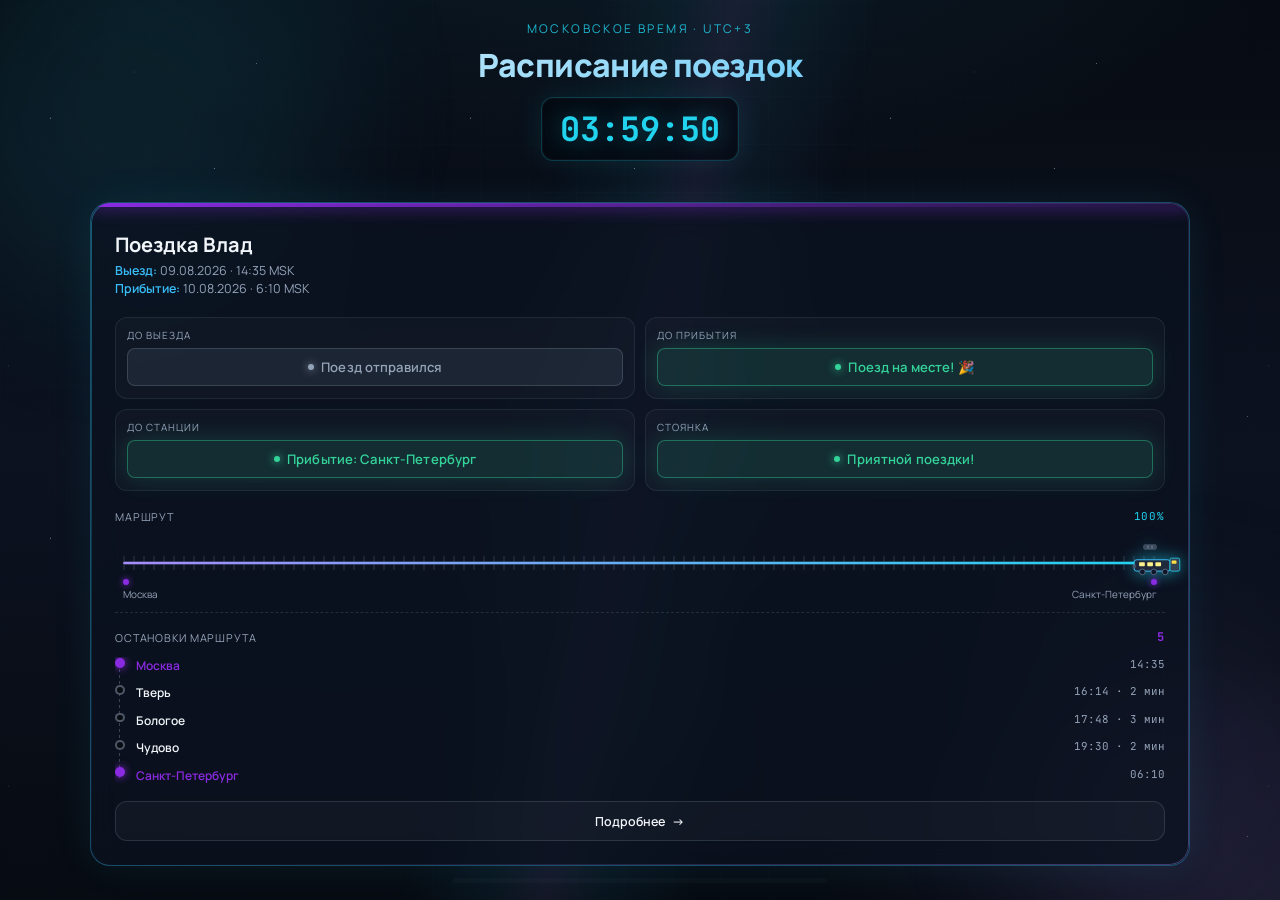
<file: index.html>
<!DOCTYPE html>
<html lang="ru">
<head>
  <meta charset="UTF-8">
  <meta name="viewport" content="width=device-width, initial-scale=1.0, viewport-fit=cover">
  <meta name="theme-color" content="#0a0e17">
  <title>Живые поезда · MSK</title>
  <link rel="preconnect" href="https://fonts.googleapis.com">
  <link rel="preconnect" href="https://fonts.gstatic.com" crossorigin>
  <link href="https://fonts.googleapis.com/css2?family=JetBrains+Mono:wght@400;600;700&family=Manrope:wght@400;600;700;800&display=swap" rel="stylesheet">
  <link rel="stylesheet" href="./style.css">
</head>
<body>
  <div class="ambient" aria-hidden="true">
    <div class="ambient__orb ambient__orb--1"></div>
    <div class="ambient__orb ambient__orb--2"></div>
    <div class="ambient__grid"></div>
  </div>

  <main class="dashboard">
    <header class="dashboard__header">
      <p class="dashboard__eyebrow">Московское время · UTC+3</p>
      <h1 class="dashboard__title">Расписание поездок</h1>
      <time class="dashboard__clock" id="msk-clock" datetime="">--:--:--</time>
    </header>

    <section class="cards" id="trip-cards" aria-live="polite"></section>
  </main>

  <script type="module" src="./app.js"></script>
</body>
</html>
</file>
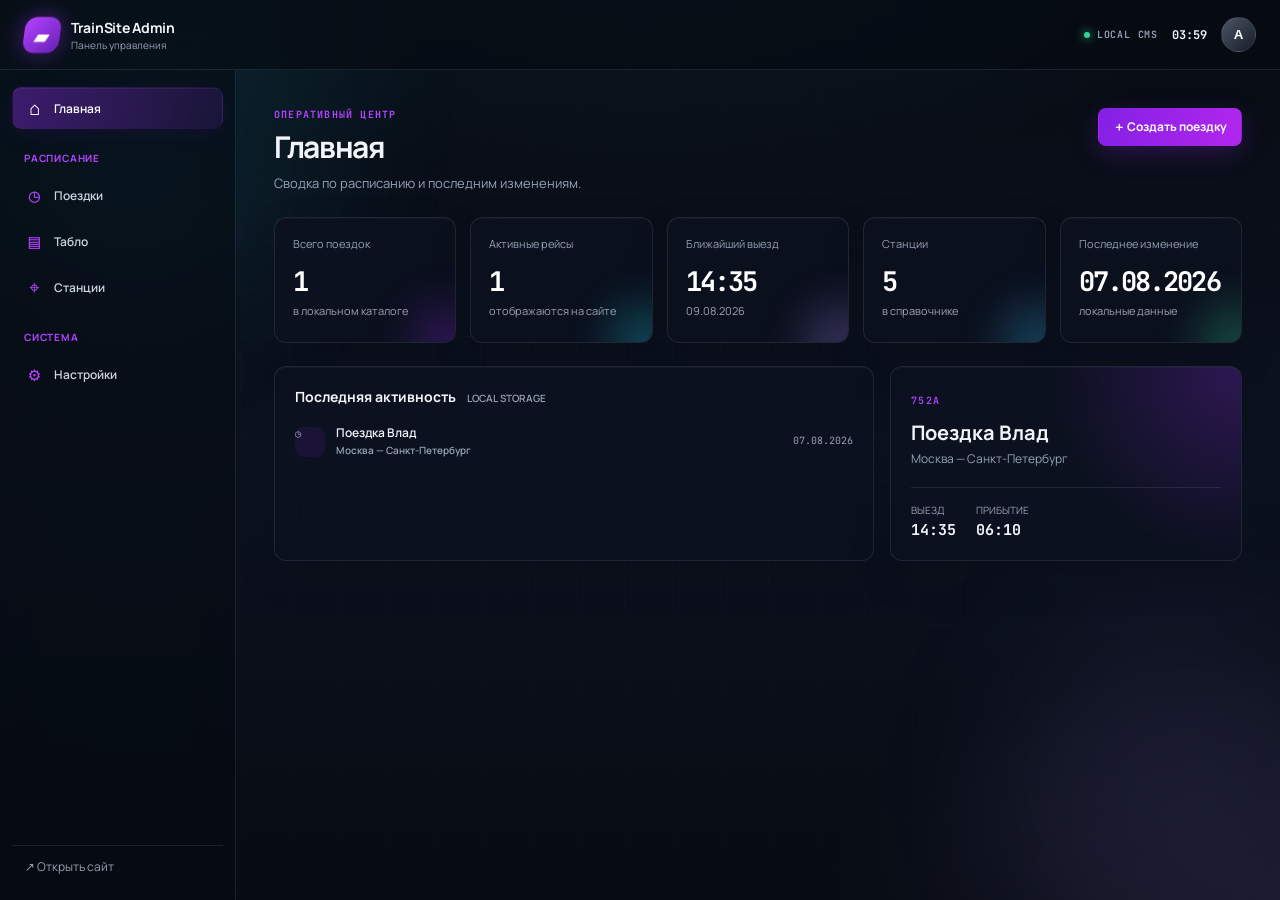
<file: admin/index.html>
<!DOCTYPE html>
<html lang="ru">
<head>
  <meta charset="UTF-8">
  <meta name="viewport" content="width=device-width, initial-scale=1.0, viewport-fit=cover">
  <meta name="theme-color" content="#070b12">
  <title>TrainSite Admin</title>
  <link rel="preconnect" href="https://fonts.googleapis.com">
  <link rel="preconnect" href="https://fonts.gstatic.com" crossorigin>
  <link href="https://fonts.googleapis.com/css2?family=JetBrains+Mono:wght@400;600;700&family=Manrope:wght@400;600;700;800&display=swap" rel="stylesheet">
  <link rel="stylesheet" href="../style.css">
  <link rel="stylesheet" href="./style.css">
</head>
<body class="admin-body">
  <div class="ambient" aria-hidden="true">
    <div class="ambient__orb ambient__orb--1"></div>
    <div class="ambient__orb ambient__orb--2"></div>
    <div class="ambient__grid"></div>
  </div>

  <div class="admin-shell">
    <header class="admin-header">
      <a class="brand" href="../index.html" aria-label="Открыть публичный TrainSite">
        <span class="brand__mark" aria-hidden="true">▰</span>
        <span><strong>TrainSite Admin</strong><small>Панель управления</small></span>
      </a>
      <div class="header-actions">
        <span class="live-indicator"><i></i> LOCAL CMS</span>
        <time class="header-clock" id="admin-clock">--:--</time>
        <button class="avatar" type="button" aria-label="Профиль администратора">А</button>
      </div>
    </header>

    <aside class="admin-sidebar" aria-label="Основная навигация">
      <nav class="admin-nav" id="admin-nav">
        <button class="nav-item is-active" type="button" data-view="dashboard"><span>⌂</span> Главная</button>
        <p class="nav-group">Расписание</p>
        <button class="nav-item" type="button" data-view="trips"><span>◷</span> Поездки</button>
        <button class="nav-item" type="button" data-view="timetable"><span>▤</span> Табло</button>
        <button class="nav-item" type="button" data-view="stations"><span>⌖</span> Станции</button>
        <p class="nav-group">Система</p>
        <button class="nav-item" type="button" data-view="settings"><span>⚙</span> Настройки</button>
      </nav>
      <a class="sidebar-link" href="../index.html">↗ Открыть сайт</a>
    </aside>

    <main class="admin-main" id="admin-main" tabindex="-1" aria-live="polite"></main>
  </div>

  <div class="toast-region" id="toast-region" aria-live="polite"></div>
  <script type="module" src="./app.js"></script>
</body>
</html>
</file>
<file: style.css>
/* ── Design tokens ─────────────────────────────────────────── */
:root {
  --bg-deep: #070b12;
  --bg-card: rgba(12, 18, 32, 0.72);
  --border-glow: rgba(56, 189, 248, 0.35);
  --accent-cyan: #22d3ee;
  --accent-purple: #a78bfa;
  --accent-blue: #38bdf8;
  --text-primary: #f1f5f9;
  --text-muted: #94a3b8;
  --success: #34d399;
  --warning: #fbbf24;
  --danger: #fb4d58;
  --radius-lg: 20px;
  --radius-md: 12px;
  --font-ui: "Manrope", system-ui, sans-serif;
  --font-mono: "JetBrains Mono", ui-monospace, monospace;
  --shadow-glow: 0 0 40px rgba(34, 211, 238, 0.08);
  --safe-top: env(safe-area-inset-top, 0px);
  --safe-bottom: env(safe-area-inset-bottom, 0px);
}

*, *::before, *::after { box-sizing: border-box; }

html, body {
  margin: 0;
  min-height: 100%;
  min-height: 100svh;
  overflow-x: hidden;
}

body {
  font-family: var(--font-ui);
  color: var(--text-primary);
  background: var(--bg-deep);
  background-image:
    radial-gradient(ellipse 120% 80% at 50% -20%, rgba(56, 189, 248, 0.12), transparent 50%),
    radial-gradient(ellipse 80% 60% at 100% 100%, rgba(167, 139, 250, 0.1), transparent 45%),
    linear-gradient(180deg, #070b12 0%, #0c1220 50%, #070b12 100%);
}

:focus-visible {
  outline: 2px solid var(--accent-cyan);
  outline-offset: 2px;
  border-radius: 4px;
}

@media (prefers-reduced-motion: reduce) {
  *, *::before, *::after {
    animation-duration: 0.001ms !important;
    animation-iteration-count: 1 !important;
    transition-duration: 0.001ms !important;
  }
}

/* ── Ambient background ────────────────────────────────────── */
/* Layered for passive viewing on a big screen: stars drift, orbs slowly shift
   colour, a light sweeps past overhead, and a rail track rushes by underfoot. */
.ambient {
  position: fixed;
  inset: 0;
  pointer-events: none;
  z-index: 0;
  overflow: hidden;
}

/* Layers 1, 2 and 4 below are the "leave it running on a TV" treatment for the
   public page only. The admin panel (admin/index.html, body.admin-body) shares
   this stylesheet but stays on the calmer base look so it's easy to work in. */

/* Layer 1: distant twinkling starfield */
body:not(.admin-body) .ambient::before {
  content: "";
  position: absolute;
  inset: -20%;
  background-image:
    radial-gradient(1.6px 1.6px at 8% 15%, rgba(255, 255, 255, 0.9), transparent 60%),
    radial-gradient(1.2px 1.2px at 22% 58%, rgba(255, 255, 255, 0.7), transparent 60%),
    radial-gradient(1.6px 1.6px at 41% 9%, rgba(255, 255, 255, 0.85), transparent 60%),
    radial-gradient(1.1px 1.1px at 58% 42%, rgba(255, 255, 255, 0.6), transparent 60%),
    radial-gradient(1.6px 1.6px at 73% 71%, rgba(255, 255, 255, 0.85), transparent 60%),
    radial-gradient(1.1px 1.1px at 86% 24%, rgba(255, 255, 255, 0.6), transparent 60%),
    radial-gradient(1.6px 1.6px at 12% 83%, rgba(255, 255, 255, 0.75), transparent 60%),
    radial-gradient(1.1px 1.1px at 93% 60%, rgba(255, 255, 255, 0.55), transparent 60%),
    radial-gradient(1.6px 1.6px at 34% 92%, rgba(255, 255, 255, 0.7), transparent 60%),
    radial-gradient(1.1px 1.1px at 63% 30%, rgba(255, 255, 255, 0.5), transparent 60%);
  background-repeat: repeat;
  background-size: 420px 420px;
  animation: stars-drift 160s linear infinite, stars-twinkle 4.5s ease-in-out infinite alternate;
  opacity: 0.6;
  will-change: background-position;
}

@keyframes stars-drift {
  from { background-position: 0 0; }
  to { background-position: -420px -260px; }
}

@keyframes stars-twinkle {
  from { opacity: 0.4; }
  to { opacity: 0.75; }
}

/* Layer 2: soft aurora light sweeping slowly across the whole screen */
body:not(.admin-body) .ambient::after {
  content: "";
  position: absolute;
  inset: -40% -10%;
  background: linear-gradient(102deg,
    transparent 42%,
    rgba(56, 189, 248, 0.05) 47%,
    rgba(167, 139, 250, 0.09) 50%,
    rgba(56, 189, 248, 0.05) 53%,
    transparent 58%);
  mix-blend-mode: screen;
  animation: sweep 16s ease-in-out infinite;
}

@keyframes sweep {
  0%, 100% { transform: translateX(-22%); }
  50% { transform: translateX(22%); }
}

/* Layer 3: drifting orbs. On the public page they also slowly cycle hue, like aurora colour bleed */
.ambient__orb {
  position: absolute;
  border-radius: 50%;
  filter: blur(80px);
  opacity: 0.4;
  animation: float 20s ease-in-out infinite;
}

body:not(.admin-body) .ambient__orb {
  animation: float 20s ease-in-out infinite, orb-hue 26s linear infinite;
}

.ambient__orb--1 {
  width: 44vmin;
  height: 44vmin;
  top: -10%;
  left: -5%;
  background: rgba(34, 211, 238, 0.25);
}

.ambient__orb--2 {
  width: 38vmin;
  height: 38vmin;
  bottom: -5%;
  right: -5%;
  background: rgba(167, 139, 250, 0.2);
  animation-delay: -9s, -13s;
}

@keyframes float {
  0%, 100% { transform: translate(0, 0) scale(1); }
  50% { transform: translate(4%, 3%) scale(1.08); }
}

@keyframes orb-hue {
  from { filter: blur(80px) hue-rotate(0deg); }
  to { filter: blur(80px) hue-rotate(360deg); }
}

.ambient__grid {
  position: absolute;
  inset: 0;
  background-image:
    linear-gradient(rgba(56, 189, 248, 0.03) 1px, transparent 1px),
    linear-gradient(90deg, rgba(56, 189, 248, 0.03) 1px, transparent 1px);
  background-size: 48px 48px;
  mask-image: radial-gradient(ellipse 80% 70% at 50% 50%, black, transparent);
}

/* Layer 4: a rail track rushing toward the viewer, anchoring the theme at the horizon */
body:not(.admin-body) .ambient__grid::after {
  content: "";
  position: absolute;
  left: 50%;
  bottom: -6%;
  width: 58%;
  height: 46%;
  transform: translateX(-50%);
  clip-path: polygon(47% 0%, 53% 0%, 80% 100%, 20% 100%);
  background-image:
    repeating-linear-gradient(rgba(226, 232, 240, 0.16) 0 5px, transparent 5px 34px),
    linear-gradient(to bottom, rgba(56, 189, 248, 0.16), rgba(56, 189, 248, 0.02));
  background-size: 100% 90px, 100% 100%;
  animation: track-rush 1.6s linear infinite;
  mask-image: linear-gradient(to top, black 0%, transparent 96%);
  opacity: 0.55;
}

@keyframes track-rush {
  from { background-position: 0 0, 0 0; }
  to { background-position: 0 90px, 0 0; }
}

/* ── Dashboard layout ──────────────────────────────────────── */
.dashboard {
  position: relative;
  z-index: 1;
  min-height: 100svh;
  display: flex;
  flex-direction: column;
  padding:
    calc(1.25rem + var(--safe-top))
    clamp(1rem, 4vw, 2.5rem)
    calc(1.25rem + var(--safe-bottom));
  gap: clamp(1rem, 3vh, 2rem);
}

.dashboard__header {
  text-align: center;
  flex-shrink: 0;
}

.dashboard__eyebrow {
  margin: 0 0 0.35rem;
  font-size: 0.75rem;
  letter-spacing: 0.2em;
  text-transform: uppercase;
  color: var(--accent-cyan);
  opacity: 0.85;
}

.dashboard__title {
  margin: 0 0 0.65rem;
  font-size: clamp(1.35rem, 4vw, 2rem);
  font-weight: 800;
  letter-spacing: -0.02em;
  background: linear-gradient(135deg, var(--text-primary), var(--accent-blue));
  -webkit-background-clip: text;
  background-clip: text;
  color: transparent;
}

/* Split-flap departure-board styling for the clock, the page's signature element */
.dashboard__clock {
  position: relative;
  display: inline-flex;
  align-items: center;
  gap: 2px;
  padding: 0.55rem 1.1rem;
  border-radius: var(--radius-md);
  border: 1px solid rgba(34, 211, 238, 0.25);
  background: rgba(2, 6, 12, 0.6);
  box-shadow: inset 0 0 0 1px rgba(255, 255, 255, 0.03), 0 0 30px rgba(34, 211, 238, 0.1);
  font-family: var(--font-mono);
  font-size: clamp(1.4rem, 5vw, 2.1rem);
  font-weight: 700;
  color: var(--accent-cyan);
  text-shadow: 0 0 24px rgba(34, 211, 238, 0.45);
  font-variant-numeric: tabular-nums;
}

.dashboard__clock::before {
  content: "";
  position: absolute;
  left: 50%;
  top: 0;
  bottom: 0;
  width: 1px;
  transform: translateX(-50%);
  background: repeating-linear-gradient(180deg, transparent, transparent 4px, rgba(34, 211, 238, 0.15) 4px, rgba(34, 211, 238, 0.15) 5px);
  opacity: 0;
}

/* ── Cards grid ────────────────────────────────────────────── */
.cards {
  flex: 1;
  display: grid;
  grid-template-columns: repeat(auto-fit, minmax(min(100%, 340px), 1fr));
  gap: clamp(1rem, 2.5vw, 1.75rem);
  align-content: center;
  max-width: 1100px;
  width: 100%;
  margin: 0 auto;
}

.trip-card {
  position: relative;
  padding: clamp(1.1rem, 3vw, 1.5rem);
  padding-top: calc(clamp(1.1rem, 3vw, 1.5rem) + 4px);
  border-radius: var(--radius-lg);
  background: var(--bg-card);
  border: 1px solid var(--border-glow);
  box-shadow: var(--shadow-glow), inset 0 1px 0 rgba(255, 255, 255, 0.04);
  backdrop-filter: blur(16px);
  overflow: hidden;
  animation: card-in 0.6s ease backwards;
  transition: transform 0.25s ease, box-shadow 0.25s ease, border-color 0.25s ease;
}

.trip-card:hover {
  transform: translateY(-3px);
  border-color: color-mix(in srgb, var(--trip-accent, var(--accent-cyan)), transparent 25%);
  box-shadow: var(--shadow-glow), 0 18px 40px rgba(0, 0, 0, 0.28), inset 0 1px 0 rgba(255, 255, 255, 0.05);
}

.trip-card:nth-child(2) { animation-delay: 0.12s; }
.trip-card:nth-child(3) { animation-delay: 0.2s; }

/* accent rail stripe: the "signal colour" of this trip, always visible at the top edge */
.trip-card::after {
  content: "";
  position: absolute;
  inset: 0 0 auto 0;
  height: 4px;
  background: linear-gradient(90deg, var(--trip-accent, var(--accent-cyan)), transparent 120%);
  box-shadow: 0 0 16px var(--trip-accent, var(--accent-cyan));
}

.trip-card::before {
  content: "";
  position: absolute;
  inset: 0;
  border-radius: inherit;
  padding: 1px;
  background: linear-gradient(135deg, rgba(34, 211, 238, 0.4), transparent 40%, rgba(167, 139, 250, 0.35));
  -webkit-mask: linear-gradient(#fff 0 0) content-box, linear-gradient(#fff 0 0);
  mask: linear-gradient(#fff 0 0) content-box, linear-gradient(#fff 0 0);
  -webkit-mask-composite: xor;
  mask-composite: exclude;
  pointer-events: none;
}

@keyframes card-in {
  from { opacity: 0; transform: translateY(16px); }
  to { opacity: 1; transform: translateY(0); }
}

.trip-card__title {
  margin: 0 0 0.25rem;
  font-size: clamp(1.05rem, 2.8vw, 1.25rem);
  font-weight: 700;
}

.trip-card__meta {
  margin: 0 0 1.1rem;
  font-size: 0.78rem;
  color: var(--text-muted);
  line-height: 1.5;
}

.trip-card__meta strong {
  color: var(--accent-blue);
  font-weight: 600;
}

/* ── Journey stages (4-up status/timer grid) ──────────────────── */
.journey-stages {
  display: grid;
  grid-template-columns: repeat(2, 1fr);
  gap: 0.6rem;
  margin-bottom: 1.15rem;
}

.trip-stage {
  padding: 0.65rem 0.7rem 0.75rem;
  border-radius: var(--radius-md);
  background: rgba(255, 255, 255, 0.025);
  border: 1px solid rgba(148, 163, 184, 0.12);
}

.trip-stage__label {
  margin: 0 0 0.4rem;
  font-size: 0.62rem;
  letter-spacing: 0.1em;
  text-transform: uppercase;
  color: var(--text-muted);
}

/* ── Timer blocks ──────────────────────────────────────────── */
.timer-block {
  margin-bottom: 1rem;
}

.timer-block__label {
  margin: 0 0 0.5rem;
  font-size: 0.7rem;
  letter-spacing: 0.12em;
  text-transform: uppercase;
  color: var(--text-muted);
}

.timer-grid {
  display: grid;
  grid-template-columns: repeat(4, 1fr);
  gap: 0.4rem;
}

.timer-unit {
  text-align: center;
}

.timer-unit__value {
  position: relative;
  display: flex;
  align-items: center;
  justify-content: center;
  min-height: 2.35rem;
  border-radius: 8px;
  background: rgba(0, 0, 0, 0.35);
  border: 1px solid rgba(56, 189, 248, 0.15);
  font-family: var(--font-mono);
  font-size: clamp(0.85rem, 3vw, 1.05rem);
  font-weight: 700;
  font-variant-numeric: tabular-nums;
  color: var(--text-primary);
  overflow: hidden;
}

.trip-stage .timer-grid .timer-unit__value { min-height: 2rem; font-size: clamp(0.75rem, 2.6vw, 0.9rem); }

.timer-unit__value.is-glow {
  animation: pulse-glow 2s ease-in-out infinite;
  color: var(--accent-cyan);
  text-shadow: 0 0 12px rgba(34, 211, 238, 0.6);
}

@keyframes pulse-glow {
  0%, 100% { box-shadow: 0 0 8px rgba(34, 211, 238, 0.15); }
  50% { box-shadow: 0 0 20px rgba(34, 211, 238, 0.35); }
}

/* Flip animation on digit change */
.timer-unit__value.is-flip {
  animation: digit-flip 0.35s ease;
}

@keyframes digit-flip {
  0% { transform: rotateX(0deg); opacity: 1; }
  45% { transform: rotateX(-90deg); opacity: 0.3; }
  100% { transform: rotateX(0deg); opacity: 1; }
}

.timer-unit__label {
  margin-top: 0.2rem;
  font-size: 0.58rem;
  color: var(--text-muted);
  text-transform: lowercase;
}

/* ── Status badges (with signal-light dot) ──────────────────── */
.status-badge {
  position: relative;
  display: inline-flex;
  align-items: center;
  justify-content: center;
  gap: 0.45rem;
  min-height: 2.35rem;
  width: 100%;
  padding: 0.5rem 0.75rem;
  border-radius: 8px;
  font-size: clamp(0.7rem, 2.4vw, 0.82rem);
  font-weight: 600;
  letter-spacing: 0.01em;
}

.status-badge::before {
  content: "";
  flex-shrink: 0;
  width: 6px;
  height: 6px;
  border-radius: 50%;
  background: currentColor;
  box-shadow: 0 0 8px currentColor;
}

.status-badge--transit {
  background: rgba(251, 191, 36, 0.12);
  border: 1px solid rgba(251, 191, 36, 0.35);
  color: var(--warning);
  box-shadow: 0 0 20px rgba(251, 191, 36, 0.15);
}

.status-badge--transit::before { animation: signal-blink 1.4s ease-in-out infinite; }

.status-badge--departed {
  background: rgba(148, 163, 184, 0.1);
  border: 1px solid rgba(148, 163, 184, 0.25);
  color: var(--text-muted);
}

.status-badge--arrived {
  background: rgba(52, 211, 153, 0.12);
  border: 1px solid rgba(52, 211, 153, 0.4);
  color: var(--success);
  box-shadow: 0 0 24px rgba(52, 211, 153, 0.2);
  animation: celebrate 1.5s ease-in-out infinite;
}

@keyframes celebrate {
  0%, 100% { transform: scale(1); }
  50% { transform: scale(1.02); }
}

.status-badge--waiting {
  background: rgba(56, 189, 248, 0.08);
  border: 1px dashed rgba(56, 189, 248, 0.25);
  color: var(--text-muted);
}

.status-badge--cancelled {
  background: rgba(251, 77, 88, 0.1);
  border: 1px solid rgba(251, 77, 88, 0.35);
  color: var(--danger);
}

@keyframes signal-blink {
  0%, 100% { opacity: 1; }
  50% { opacity: 0.25; }
}

/* ── Train progress track ──────────────────────────────────── */
.progress {
  margin-top: 0.5rem;
}

.progress__header {
  display: flex;
  justify-content: space-between;
  margin-bottom: 0.5rem;
  font-size: 0.68rem;
  color: var(--text-muted);
  text-transform: uppercase;
  letter-spacing: 0.08em;
}

.progress__percent {
  font-family: var(--font-mono);
  color: var(--accent-cyan);
}

.progress__track {
  position: relative;
  height: 62px;
  padding: 0 8px;
}

/* Sleepers: a quiet rail-tie texture running the width of the track, the page's signature detail */
.progress__track::before {
  content: "";
  position: absolute;
  top: calc(50% - 7px);
  left: 8px;
  right: 8px;
  height: 14px;
  background-image: repeating-linear-gradient(90deg, rgba(148, 163, 184, 0.22) 0, rgba(148, 163, 184, 0.22) 2px, transparent 2px, transparent 10px);
  opacity: 0.6;
  pointer-events: none;
}

.progress__line {
  position: absolute;
  top: 50%;
  left: 8px;
  right: 8px;
  height: 3px;
  transform: translateY(-50%);
  background: rgba(30, 41, 59, 0.9);
  border-radius: 999px;
  overflow: hidden;
}

.progress__fill {
  height: 100%;
  width: 0%;
  background: linear-gradient(90deg, var(--accent-purple), var(--accent-cyan));
  border-radius: inherit;
  box-shadow: 0 0 12px rgba(34, 211, 238, 0.5);
  transition: width 0.8s linear;
}

.progress__stations {
  position: absolute;
  top: calc(50% + 16px);
  left: 8px;
  right: 8px;
  display: flex;
  justify-content: space-between;
  font-size: 0.62rem;
  color: var(--text-muted);
}

.progress__stations span {
  position: relative;
  padding-top: 8px;
}

.progress__stations span::before {
  content: "";
  position: absolute;
  top: 0;
  left: 0;
  width: 6px;
  height: 6px;
  border-radius: 50%;
  background: var(--trip-accent, var(--accent-cyan));
  box-shadow: 0 0 6px var(--trip-accent, var(--accent-cyan));
}

.progress__stations span:last-child::before {
  left: auto;
  right: 0;
}

.progress__train-wrap {
  position: absolute;
  top: 50%;
  left: 8px;
  width: calc(100% - 16px);
  height: 0;
  transform: translateY(-50%);
  pointer-events: none;
}

.progress__train {
  position: absolute;
  left: 0%;
  transform: translate(-50%, -50%);
  transition: left 0.8s linear;
  filter: drop-shadow(0 0 8px rgba(34, 211, 238, 0.6));
  animation: train-bob 1.2s ease-in-out infinite;
}

@keyframes train-bob {
  0%, 100% { transform: translate(-50%, calc(-50% + 0px)); }
  50% { transform: translate(-50%, calc(-50% - 3px)); }
}

.train-svg {
  width: 52px;
  height: auto;
  display: block;
}

.train-svg__window {
  animation: window-glow 2.5s ease-in-out infinite alternate;
}

@keyframes window-glow {
  from { fill: #fef08a; opacity: 0.7; }
  to { fill: #fde047; opacity: 1; }
}

.train-smoke {
  position: absolute;
  top: -6px;
  left: 50%;
  transform: translateX(-50%);
  width: 20px;
  height: 20px;
}

.train-smoke span {
  position: absolute;
  width: 6px;
  height: 6px;
  border-radius: 50%;
  background: rgba(148, 163, 184, 0.35);
  animation: smoke 2s ease-out infinite;
}

.train-smoke span:nth-child(2) { animation-delay: 0.6s; left: 4px; }
.train-smoke span:nth-child(3) { animation-delay: 1.2s; left: -4px; }

@keyframes smoke {
  0% { opacity: 0.6; transform: translateY(0) scale(1); }
  100% { opacity: 0; transform: translateY(-18px) scale(1.8); }
}

/* ── Route / stops timeline ───────────────────────────────── */
.trip-route {
  margin-top: 1.1rem;
  padding-top: 1rem;
  border-top: 1px dashed rgba(148, 163, 184, 0.18);
}

.trip-route__heading {
  display: flex;
  align-items: center;
  justify-content: space-between;
  margin-bottom: 0.75rem;
  color: var(--text-muted);
  font-size: 0.68rem;
  letter-spacing: 0.08em;
  text-transform: uppercase;
}

.trip-route__heading b {
  color: var(--trip-accent, var(--accent-cyan));
  font-family: var(--font-mono);
  font-size: 0.75rem;
}

.trip-stops {
  position: relative;
  display: grid;
  gap: 0.65rem;
  margin: 0;
  padding: 0 0 0 1.3rem;
  list-style: none;
  max-height: 190px;
  overflow-y: auto;
}

.trip-stops::before {
  content: "";
  position: absolute;
  left: 0.28rem;
  top: 0.35rem;
  bottom: 0.35rem;
  width: 1px;
  background: repeating-linear-gradient(180deg, rgba(148, 163, 184, 0.35), rgba(148, 163, 184, 0.35) 3px, transparent 3px, transparent 6px);
}

.trip-stop {
  position: relative;
  display: grid;
  grid-template-columns: 1fr auto;
  gap: 0 0.6rem;
  font-size: 0.75rem;
  color: var(--text-primary);
}

.trip-stop span {
  position: absolute;
  left: -1.3rem;
  top: 0.05rem;
  display: grid;
  place-items: center;
  width: 0.62rem;
  height: 0.62rem;
  border-radius: 50%;
  background: var(--bg-deep);
  border: 2px solid rgba(148, 163, 184, 0.5);
  font-size: 0;
}

.trip-stop strong {
  font-weight: 600;
}

.trip-stop time {
  color: var(--text-muted);
  font-family: var(--font-mono);
  font-size: 0.68rem;
  text-align: right;
  white-space: nowrap;
}

.trip-stop.is-origin span,
.trip-stop.is-destination span {
  border-color: var(--trip-accent, var(--accent-cyan));
  background: var(--trip-accent, var(--accent-cyan));
  box-shadow: 0 0 8px var(--trip-accent, var(--accent-cyan));
}

.trip-stop.is-origin strong,
.trip-stop.is-destination strong {
  color: var(--trip-accent, var(--accent-cyan));
}

.trip-stop.is-empty {
  color: var(--text-muted);
  font-style: italic;
}

.trip-stop.is-empty span { display: none; }

/* ── Details button ────────────────────────────────────────── */
.trip-card__details {
  display: flex;
  align-items: center;
  justify-content: center;
  gap: 0.4rem;
  width: 100%;
  margin-top: 1.1rem;
  padding: 0.65rem 1rem;
  border: 1px solid rgba(148, 163, 184, 0.2);
  border-radius: var(--radius-md);
  color: var(--text-primary);
  background: rgba(255, 255, 255, 0.03);
  font: 600 0.78rem var(--font-ui);
  cursor: pointer;
  transition: background 0.2s ease, border-color 0.2s ease, transform 0.2s ease;
}

.trip-card__details span {
  transition: transform 0.2s ease;
}

.trip-card__details:hover {
  border-color: var(--trip-accent, var(--accent-cyan));
  background: color-mix(in srgb, var(--trip-accent, var(--accent-cyan)), transparent 88%);
}

.trip-card__details:hover span {
  transform: translateX(3px);
}

/* ── Trip details dialog ──────────────────────────────────── */
.trip-dialog {
  width: min(480px, calc(100vw - 2.5rem));
  max-height: min(600px, calc(100svh - 4rem));
  padding: 0;
  border: 1px solid var(--border-glow);
  border-radius: var(--radius-lg);
  color: var(--text-primary);
  background: transparent;
  overflow: visible;
}

.trip-dialog::backdrop {
  background: rgba(5, 8, 14, 0.72);
  backdrop-filter: blur(6px);
}

.trip-dialog__content {
  position: relative;
  max-height: min(600px, calc(100svh - 4rem));
  padding: 1.75rem;
  overflow-y: auto;
  border-radius: inherit;
  background: linear-gradient(165deg, rgba(16, 22, 38, 0.97), rgba(7, 11, 18, 0.98));
  box-shadow: inset 0 0 0 1px rgba(255, 255, 255, 0.04), 0 30px 80px rgba(0, 0, 0, 0.5);
}

.trip-dialog__content::before {
  content: "";
  position: absolute;
  inset: 0 0 auto 0;
  height: 4px;
  border-radius: inherit;
  background: var(--trip-accent, var(--accent-cyan));
  box-shadow: 0 0 20px var(--trip-accent, var(--accent-cyan));
}

.trip-dialog__close {
  position: absolute;
  top: 1rem;
  right: 1rem;
  display: grid;
  place-items: center;
  width: 32px;
  height: 32px;
  border: 1px solid rgba(148, 163, 184, 0.2);
  border-radius: 50%;
  color: var(--text-muted);
  background: rgba(255, 255, 255, 0.03);
  font-size: 1.1rem;
  line-height: 1;
  cursor: pointer;
  transition: 0.2s ease;
}

.trip-dialog__close:hover {
  color: var(--text-primary);
  border-color: var(--danger);
  background: rgba(251, 77, 88, 0.1);
}

.trip-dialog__eyebrow {
  margin: 0 0 0.35rem;
  color: var(--trip-accent, var(--accent-cyan));
  font: 700 0.68rem var(--font-mono);
  letter-spacing: 0.1em;
  text-transform: uppercase;
}

.trip-dialog__content h2 {
  margin: 0 0 0.4rem;
  padding-right: 2rem;
  font-size: 1.35rem;
}

.trip-dialog__route {
  margin: 0 0 1.4rem;
  color: var(--text-muted);
  font-size: 0.85rem;
}

.trip-dialog__stops {
  position: relative;
  display: grid;
  gap: 1rem;
  margin: 0;
  padding: 0 0 0 1.5rem;
  list-style: none;
}

.trip-dialog__stops::before {
  content: "";
  position: absolute;
  left: 0.42rem;
  top: 0.4rem;
  bottom: 0.4rem;
  width: 1px;
  background: rgba(148, 163, 184, 0.25);
}

.trip-dialog__stops li {
  position: relative;
}

.trip-dialog__stops span {
  position: absolute;
  left: -1.5rem;
  top: -0.1rem;
  display: grid;
  place-items: center;
  min-width: 1.3rem;
  height: 1.3rem;
  border-radius: 50%;
  color: var(--bg-deep);
  background: var(--trip-accent, var(--accent-cyan));
  font: 700 0.6rem var(--font-mono);
}

.trip-dialog__stops strong {
  display: block;
  font-size: 0.9rem;
}

.trip-dialog__stops time {
  display: block;
  margin-top: 0.15rem;
  color: var(--accent-blue);
  font-family: var(--font-mono);
  font-size: 0.75rem;
}

.trip-dialog__stops small {
  display: block;
  margin-top: 0.2rem;
  color: var(--text-muted);
  font-size: 0.72rem;
}

/* ── Empty / error schedule state ─────────────────────────── */
.empty-schedule {
  grid-column: 1 / -1;
  display: grid;
  place-items: center;
  min-height: 220px;
  padding: 2rem;
  border-radius: var(--radius-lg);
  border: 1px dashed rgba(148, 163, 184, 0.25);
  background: var(--bg-card);
  backdrop-filter: blur(16px);
  text-align: center;
}

.empty-schedule p {
  margin: 0;
  max-width: 32ch;
  color: var(--text-muted);
  font-size: 0.9rem;
  line-height: 1.6;
}

.empty-schedule--error {
  border-color: rgba(251, 77, 88, 0.3);
  border-style: solid;
}

.empty-schedule--error p {
  color: #fca5ad;
}

/* ── Mobile polish ─────────────────────────────────────────── */
@media (max-width: 640px) {
  .dashboard {
    justify-content: flex-start;
    gap: 1rem;
  }

  .cards {
    align-content: start;
  }

  .journey-stages {
    grid-template-columns: 1fr 1fr;
    gap: 0.5rem;
  }

  .timer-grid {
    gap: 0.3rem;
  }

  .timer-unit__value {
    min-height: 2.1rem;
    font-size: 0.85rem;
  }

  .progress__track {
    height: 48px;
  }

  .train-svg {
    width: 44px;
  }

  .trip-dialog__content {
    padding: 1.4rem;
  }
}

@media (min-width: 900px) and (min-height: 600px) {
  .dashboard {
    justify-content: center;
  }
}
</file>
<file: admin/style.css>
/* Control Center: public design tokens, ambient background and fonts come from ../style.css. */
:root {
  --admin-accent: #8a2be2;
  --admin-accent-bright: #b442ff;
  --admin-surface: rgba(13, 18, 31, 0.76);
  --admin-surface-strong: rgba(19, 24, 38, 0.92);
  --admin-line: rgba(148, 163, 184, 0.15);
  --danger: #fb4d58;
}

.admin-body { min-height: 100svh; background-attachment: fixed; }
.admin-shell { position: relative; z-index: 1; min-height: 100svh; display: grid; grid-template: 70px 1fr / 236px minmax(0, 1fr); }
.admin-header { grid-column: 1 / -1; display: flex; align-items: center; justify-content: space-between; padding: 0 24px; border-bottom: 1px solid var(--admin-line); background: rgba(7, 11, 18, 0.68); backdrop-filter: blur(20px); }
.brand { display: inline-flex; align-items: center; gap: 11px; color: var(--text-primary); text-decoration: none; }
.brand__mark { display: grid; place-items: center; width: 36px; height: 36px; color: #fff; border-radius: 12px; background: linear-gradient(135deg, var(--admin-accent-bright), #6720b7); box-shadow: 0 0 22px rgba(138, 43, 226, .48); font-size: 20px; transform: skewX(-8deg); }
.brand strong, .brand small { display: block; }
.brand strong { font-size: 14px; letter-spacing: -.02em; }
.brand small { margin-top: 1px; color: var(--text-muted); font-size: 10px; }
.header-actions { display: flex; align-items: center; gap: 14px; }
.live-indicator { display: inline-flex; align-items: center; gap: 7px; color: var(--text-muted); font: 600 10px var(--font-mono); letter-spacing: .08em; }
.live-indicator i { width: 6px; height: 6px; border-radius: 50%; background: var(--success); box-shadow: 0 0 10px var(--success); animation: live-pulse 1.8s infinite; }
.header-clock { color: var(--text-primary); font: 700 12px var(--font-mono); }
.avatar { width: 35px; height: 35px; border: 1px solid var(--admin-line); border-radius: 50%; color: #fff; background: linear-gradient(135deg, #4b5563, #171d29); cursor: pointer; font-weight: 700; }

.admin-sidebar { display: flex; flex-direction: column; padding: 17px 12px 13px; border-right: 1px solid var(--admin-line); background: rgba(7, 11, 18, 0.57); backdrop-filter: blur(20px); }
.admin-nav { display: grid; gap: 4px; }
.nav-group { margin: 18px 12px 5px; color: var(--admin-accent-bright); font-size: 10px; font-weight: 700; letter-spacing: .08em; text-transform: uppercase; }
.nav-item { display: flex; align-items: center; gap: 11px; min-height: 42px; padding: 0 13px; border: 1px solid transparent; border-radius: 9px; color: #cbd5e1; background: transparent; cursor: pointer; font: 600 12px var(--font-ui); text-align: left; transition: .2s ease; }
.nav-item span { width: 17px; color: var(--admin-accent-bright); font: 19px/1 var(--font-mono); text-align: center; }
.nav-item:hover { color: #fff; border-color: rgba(180, 66, 255, .24); background: rgba(138, 43, 226, .09); }
.nav-item.is-active { color: #fff; background: linear-gradient(105deg, rgba(138,43,226,.42), rgba(138,43,226,.14)); box-shadow: inset 0 1px 0 rgba(255,255,255,.05), 0 5px 20px rgba(82, 20, 139, .16); }
.nav-item.is-active span { color: #fff; }
.sidebar-link { margin-top: auto; display: flex; align-items: center; min-height: 42px; padding: 0 13px; border-top: 1px solid var(--admin-line); color: var(--text-muted); font-size: 12px; text-decoration: none; transition: color .2s; }
.sidebar-link:hover { color: var(--accent-cyan); }

.admin-main { min-width: 0; padding: clamp(20px, 3vw, 38px); animation: content-in .45s ease both; }
.view-header { display: flex; align-items: flex-start; justify-content: space-between; gap: 16px; margin-bottom: 25px; }
.view-kicker { margin: 0 0 5px; color: var(--admin-accent-bright); font: 700 10px var(--font-mono); letter-spacing: .12em; text-transform: uppercase; }
.view-title { margin: 0; font-size: clamp(22px, 3vw, 30px); letter-spacing: -.045em; }
.view-subtitle { margin: 7px 0 0; color: var(--text-muted); font-size: 13px; }
.button { display: inline-flex; align-items: center; justify-content: center; gap: 8px; min-height: 38px; padding: 0 14px; border: 1px solid var(--admin-line); border-radius: 8px; color: var(--text-primary); background: rgba(255,255,255,.025); cursor: pointer; font: 700 12px var(--font-ui); text-decoration: none; transition: .2s ease; }
.button:hover { transform: translateY(-1px); border-color: rgba(180,66,255,.6); background: rgba(138,43,226,.16); }
.button--primary { border-color: transparent; color: #fff; background: linear-gradient(105deg, #8420e5, #b226ec); box-shadow: 0 8px 24px rgba(138,43,226,.25); }
.button--primary:hover { background: linear-gradient(105deg, #972de9, #c136f5); box-shadow: 0 10px 29px rgba(138,43,226,.42); }

.metric-grid { display: grid; grid-template-columns: repeat(5, minmax(140px, 1fr)); gap: 14px; margin-bottom: 23px; }
.glass-card { border: 1px solid var(--admin-line); border-radius: 12px; background: var(--admin-surface); box-shadow: inset 0 1px 0 rgba(255,255,255,.035), 0 16px 45px rgba(0,0,0,.11); backdrop-filter: blur(16px); }
.metric-card { min-height: 126px; padding: 18px; overflow: hidden; position: relative; animation: card-in .45s ease both; }
.metric-card:nth-child(2) { animation-delay: .04s; }.metric-card:nth-child(3) { animation-delay: .08s; }.metric-card:nth-child(4) { animation-delay: .12s; }.metric-card:nth-child(5) { animation-delay: .16s; }
.metric-card::after { content:""; position:absolute; width:70px; height:70px; right:-30px; bottom:-35px; border-radius:50%; background:var(--metric-color, var(--admin-accent)); filter:blur(24px); opacity:.32; }
.metric-label { margin: 0; color: var(--text-muted); font-size: 11px; }.metric-value { margin: 12px 0 4px; color: #fff; font: 700 27px var(--font-mono); letter-spacing: -.07em; }.metric-detail { margin: 0; color: #9ca3af; font-size: 11px; }
.overview-grid { display: grid; grid-template-columns: minmax(0, 1.45fr) minmax(280px, .85fr); gap: 16px; }.panel { padding: 20px; }.panel-title { margin: 0 0 18px; font-size: 14px; }.panel-title small { margin-left: 8px; color: var(--text-muted); font-size: 10px; font-weight: 600; }
.activity-list { display:grid; }.activity { display:grid; grid-template-columns: 30px 1fr auto; gap: 11px; align-items:center; padding: 12px 0; border-top: 1px solid var(--admin-line); }.activity:first-child { border-top:0; padding-top:0; }.activity-icon { display:grid; place-items:center; width:30px; height:30px; color:var(--admin-accent-bright); border-radius:9px; background:rgba(138,43,226,.12); font:16px var(--font-mono); }.activity p { margin:0; font-size:12px; font-weight:600; }.activity span { display:block; margin-top:2px; color:var(--text-muted); font-size:10px; }.activity time { color:var(--text-muted); font:10px var(--font-mono); }
.next-trip { position:relative; padding:20px; overflow:hidden; }.next-trip::before { content:""; position:absolute; inset:0; background:radial-gradient(circle at 100% 0, rgba(138,43,226,.27), transparent 48%); pointer-events:none; }.next-trip > * { position:relative; }.route-code { color:var(--admin-accent-bright); font:600 10px var(--font-mono); letter-spacing:.12em; }.next-title { margin:10px 0 4px; font-size:20px; }.next-route { margin:0 0 20px; color:var(--text-muted); font-size:12px; }.next-times { display:flex; gap:20px; padding-top:15px; border-top:1px solid var(--admin-line); }.next-time span { display:block; color:var(--text-muted); font-size:10px; }.next-time strong { display:block; margin-top:3px; font:700 15px var(--font-mono); }
.empty-state { display:grid; place-items:center; min-height:260px; padding:24px; text-align:center; }.empty-state h2 { margin:14px 0 6px; font-size:18px; }.empty-state p { margin:0; color:var(--text-muted); font-size:13px; }.empty-mark { display:grid; place-items:center; width:55px; height:55px; color:var(--admin-accent-bright); border:1px solid rgba(180,66,255,.3); border-radius:16px; background:rgba(138,43,226,.12); font-size:24px; }
.toast-region { position:fixed; z-index:10; right:18px; bottom:18px; display:grid; gap:8px; }.toast { padding:11px 14px; border:1px solid rgba(52,211,153,.36); border-radius:9px; color:#dcfce7; background:rgba(12,29,25,.9); box-shadow:0 12px 34px rgba(0,0,0,.25); font-size:12px; animation:toast-in .3s ease; }
@keyframes live-pulse { 50% { opacity:.35; transform:scale(.75); } } @keyframes content-in { from { opacity:0; transform:translateY(7px); } to { opacity:1; transform:translateY(0); } } @keyframes toast-in { from { opacity:0; transform:translateY(9px); } to { opacity:1; transform:translateY(0); } }
@media (max-width: 1120px) { .metric-grid { grid-template-columns:repeat(3, 1fr); }.metric-card:nth-child(4), .metric-card:nth-child(5) { display:none; } }
@media (max-width: 760px) { .admin-shell { grid-template: 62px auto 1fr / 1fr; }.admin-header { padding:0 16px; }.live-indicator { display:none; }.admin-sidebar { grid-row:2; padding:7px 10px; border-right:0; border-bottom:1px solid var(--admin-line); overflow:auto; }.admin-nav { display:flex; gap:5px; }.nav-group,.sidebar-link { display:none; }.nav-item { flex:0 0 auto; min-height:35px; padding:0 10px; }.nav-item span { font-size:16px; }.admin-main { padding:20px 16px; }.metric-grid { grid-template-columns:repeat(2, 1fr); }.metric-card:nth-child(4), .metric-card:nth-child(5) { display:block; }.overview-grid { grid-template-columns:1fr; }.view-header { align-items:flex-end; }.view-subtitle { display:none; } }
@media (max-width: 430px) { .brand small,.header-clock { display:none; }.brand strong { font-size:13px; }.metric-grid { gap:9px; }.metric-card { min-height:105px; padding:14px; }.metric-value { font-size:22px; }.metric-detail { display:none; } }

/* CMS controls */
.table-shell { overflow: hidden; }.table-tools { display:flex; align-items:center; justify-content:space-between; gap:12px; padding:14px 17px; border-bottom:1px solid var(--admin-line); }.table-tools--filters { justify-content:flex-start; }.table-tools select, .form-field select, .editor-section input, .station-add input, .station-card input { min-height:36px; border:1px solid rgba(148,163,184,.17); border-radius:7px; outline:0; color:var(--text-primary); background:rgba(255,255,255,.045); font:12px var(--font-ui); transition:border-color .18s, box-shadow .18s; }.table-tools select { padding:0 10px; }.table-tools select:focus, .form-field select:focus, .editor-section input:focus, .station-add input:focus, .station-card input:focus { border-color:rgba(180,66,255,.72); box-shadow:0 0 0 3px rgba(138,43,226,.12); }.search-field { display:flex; align-items:center; gap:7px; min-width:min(340px, 100%); padding:0 10px; border:1px solid rgba(148,163,184,.17); border-radius:7px; color:var(--admin-accent-bright); background:rgba(255,255,255,.035); }.search-field input { width:100%; min-height:36px; border:0; outline:0; color:var(--text-primary); background:transparent; font:12px var(--font-ui); }.table-count { margin-left:auto; color:var(--text-muted); font:11px var(--font-mono); }
.trip-list { display:grid; }.trip-row { display:grid; grid-template-columns:minmax(250px, 1.7fr) minmax(155px,.75fr) 100px 112px; align-items:center; gap:15px; padding:15px 17px; border-bottom:1px solid var(--admin-line); transition:background .18s; }.trip-row:last-child { border-bottom:0; }.trip-row:hover { background:rgba(138,43,226,.055); }.trip-row__main { display:flex; align-items:center; gap:12px; min-width:0; }.trip-row h2 { overflow:hidden; margin:0 0 3px; font-size:13px; text-overflow:ellipsis; white-space:nowrap; }.trip-row p { overflow:hidden; margin:0; color:var(--text-muted); font-size:10px; text-overflow:ellipsis; white-space:nowrap; }.status-dot { width:8px; height:8px; border-radius:50%; flex:0 0 auto; background:var(--text-muted); }.status-dot--active { background:var(--success); box-shadow:0 0 12px rgba(52,211,153,.8); }.status-dot--draft { background:var(--warning); }.status-dot--completed { background:var(--accent-cyan); }.status-dot--cancelled { background:var(--danger); }.trip-row__date span { display:block; margin-bottom:4px; color:var(--text-muted); font:9px var(--font-mono); letter-spacing:.08em; }.trip-row__date strong { font:600 11px var(--font-mono); }.status-pill { display:inline-flex; justify-content:center; padding:5px 8px; border:1px solid rgba(148,163,184,.18); border-radius:999px; color:var(--text-muted); font-size:10px; white-space:nowrap; }.status-pill--active { color:#6ee7b7; border-color:rgba(52,211,153,.35); background:rgba(52,211,153,.07); }.status-pill--draft { color:#fcd34d; border-color:rgba(251,191,36,.3); background:rgba(251,191,36,.06); }.status-pill--completed { color:#67e8f9; border-color:rgba(34,211,238,.3); background:rgba(34,211,238,.06); }.status-pill--cancelled { color:#fda4af; border-color:rgba(251,77,88,.34); background:rgba(251,77,88,.06); }.row-actions { display:flex; justify-content:flex-end; gap:5px; }.icon-button { display:inline-grid; place-items:center; width:31px; height:31px; padding:0; border:1px solid var(--admin-line); border-radius:7px; color:var(--admin-accent-bright); background:rgba(255,255,255,.025); cursor:pointer; font:15px/1 var(--font-mono); transition:.18s; }.icon-button:hover { border-color:rgba(180,66,255,.6); background:rgba(138,43,226,.16); }.icon-button:disabled { opacity:.35; cursor:not-allowed; }.icon-button--danger { color:var(--danger); }.icon-button--danger:hover { border-color:rgba(251,77,88,.55); background:rgba(251,77,88,.1); }.empty-inline { padding:38px 18px; color:var(--text-muted); font-size:12px; text-align:center; }
.back-link { display:block; margin:0 0 12px; padding:0; border:0; color:var(--text-muted); background:transparent; cursor:pointer; font:600 11px var(--font-ui); }.back-link:hover { color:#fff; }.header-buttons { display:flex; gap:8px; }.editor-layout { display:grid; grid-template-columns:minmax(0, 1.65fr) minmax(310px, .85fr); gap:15px; align-items:start; }.editor-main,.editor-side { display:grid; gap:15px; }.editor-section,.preview-panel,.editor-actions { padding:17px; }.editor-section h2,.editor-actions h2 { margin:0 0 15px; font-size:14px; }.section-heading { display:flex; align-items:flex-start; justify-content:space-between; gap:12px; margin-bottom:15px; }.section-heading h2 { margin:0; }.section-heading p { margin:4px 0 0; color:var(--text-muted); font-size:10px; }.section-heading > span { color:var(--admin-accent-bright); font:700 11px var(--font-mono); }.button--small { min-height:31px; padding:0 10px; font-size:11px; }.button--wide { width:100%; margin-top:8px; }.button--danger { color:#fda4af; border-color:rgba(251,77,88,.6); }.button--danger:hover { border-color:var(--danger); background:rgba(251,77,88,.11); }.form-grid { display:grid; gap:11px; }.form-grid--two { grid-template-columns:repeat(2, minmax(0,1fr)); }.form-grid--four { grid-template-columns:repeat(4, minmax(0,1fr)); margin-top:11px; }.form-field { display:grid; gap:6px; color:#aeb8c8; font-size:10px; }.form-field input,.form-field select { width:100%; padding:0 10px; }.form-field input[type="color"] { padding:4px; cursor:pointer; }.form-field--wide { grid-column:1 / -1; }
.stop-list { display:grid; gap:7px; }.stop-editor { display:grid; grid-template-columns:16px 20px minmax(0,1fr) 31px; gap:7px; align-items:center; padding:9px; border:1px solid rgba(148,163,184,.12); border-radius:9px; background:rgba(255,255,255,.024); transition:.18s; }.stop-editor.is-dragging { opacity:.5; border-color:var(--admin-accent-bright); }.stop-editor:hover { border-color:rgba(180,66,255,.35); }.drag-handle { color:var(--text-muted); cursor:grab; font:16px/1 var(--font-mono); }.stop-number { color:var(--admin-accent-bright); font:700 10px var(--font-mono); }.stop-fields { display:grid; grid-template-columns:1.7fr repeat(5, minmax(65px,.7fr)); gap:7px; }.stop-fields label { display:grid; gap:4px; color:var(--text-muted); font-size:9px; }.stop-fields input { min-width:0; min-height:30px; width:100%; padding:0 7px; font-size:10px; }.stop-fields__notes { grid-column:span 2; }.preview-live { color:var(--success)!important; font-size:10px!important; }.preview-card { position:relative; overflow:hidden; min-height:390px; border:1px solid color-mix(in srgb, var(--preview-accent), transparent 50%); border-radius:11px; color:#fff; background:linear-gradient(145deg, color-mix(in srgb, var(--preview-accent), #160525 70%), #100c1c 75%); box-shadow:inset 0 1px 0 rgba(255,255,255,.08), 0 12px 30px rgba(0,0,0,.25); }.preview-card__glow { position:absolute; inset:-60px; opacity:.72; background:radial-gradient(circle at 20% 0, var(--preview-accent), transparent 37%), radial-gradient(circle at 80% 70%, color-mix(in srgb, var(--preview-accent), #000 45%), transparent 44%); filter:blur(19px); }.preview-content { position:relative; padding:23px 18px; text-align:center; }.preview-content h2 { margin:0 0 5px; font-size:19px; }.preview-dates { margin:0; color:#e9d5ff; font-size:11px; line-height:1.45; }.preview-divider { height:1px; margin:13px 0 10px; background:rgba(255,255,255,.17); }.preview-label { margin:0 0 8px; font-size:11px; font-weight:700; }.preview-timer { display:grid; grid-template-columns:repeat(4,1fr); gap:7px; }.preview-timer div { display:grid; gap:3px; }.preview-timer strong { display:grid; place-items:center; min-height:49px; border:1px solid color-mix(in srgb, var(--preview-accent), white 15%); border-radius:8px; color:#fff; background:color-mix(in srgb, var(--preview-accent), transparent 73%); box-shadow:0 0 16px color-mix(in srgb, var(--preview-accent), transparent 55%), inset 0 1px 0 rgba(255,255,255,.15); font:700 26px var(--font-mono); letter-spacing:-.07em; }.preview-timer span { color:#f3e8ff; font-size:9px; }.preview-label--route { margin-top:20px; }.preview-state { margin:0 0 16px; font-weight:700; }.preview-progress { display:grid; grid-template-columns:1fr auto; gap:8px; text-align:left; color:#f5d0fe; font-size:10px; }.preview-progress b { font:700 10px var(--font-mono); }.preview-progress i { grid-column:1/-1; display:block; height:6px; overflow:hidden; border-radius:99px; background:rgba(0,0,0,.3); }.preview-progress em { display:block; height:100%; border-radius:inherit; background:var(--preview-accent); box-shadow:0 0 12px var(--preview-accent); }.preview-route { display:flex; align-items:center; justify-content:space-between; gap:8px; margin-top:18px; color:#fff; font-size:10px; font-weight:700; }.preview-route b { color:#e9d5ff; font-size:15px; }.editor-actions { position:sticky; top:18px; }.settings-layout { display:grid; grid-template-columns:minmax(0,1.3fr) minmax(300px,.7fr); gap:15px; align-items:start; }.settings-note { margin:14px 0 0; color:var(--text-muted); font-size:10px; line-height:1.55; }.settings-note code { color:#e9d5ff; }.check-field { display:flex; align-items:center; gap:8px; margin-top:15px; color:#cbd5e1; font-size:11px; }.check-field input { accent-color:var(--admin-accent); }
.data-table-wrap { overflow:auto; }.data-table { width:100%; border-collapse:collapse; min-width:700px; }.data-table th { padding:11px 15px; color:var(--text-muted); border-bottom:1px solid var(--admin-line); font-size:9px; letter-spacing:.06em; text-align:left; text-transform:uppercase; }.data-table td { padding:13px 15px; border-bottom:1px solid var(--admin-line); color:#d9e0ea; font-size:11px; }.data-table tbody tr:hover { background:rgba(138,43,226,.045); }.data-table strong,.data-table small { display:block; }.data-table small { margin-top:3px; color:var(--text-muted); font-size:10px; }.pagination { display:flex; align-items:center; justify-content:space-between; padding:12px 15px; color:var(--text-muted); font:10px var(--font-mono); }.pagination div { display:flex; gap:5px; }.station-add { padding:17px; margin-bottom:15px; }.station-add h2 { margin:0 0 12px; font-size:14px; }.station-add__form { display:grid; grid-template-columns:1.4fr 1fr .55fr .6fr auto; gap:8px; }.station-add input,.station-card input { width:100%; padding:0 9px; }.station-grid { display:grid; grid-template-columns:repeat(3,minmax(0,1fr)); gap:14px; }.station-card { padding:14px; }.station-card form { display:grid; gap:9px; }.station-card label { display:grid; gap:5px; color:var(--text-muted); font-size:10px; }.station-card__head { display:flex; align-items:center; justify-content:space-between; color:var(--admin-accent-bright); font-size:21px; }.station-card__fields { display:grid; grid-template-columns:1fr 1fr; gap:8px; }
@media (max-width: 1200px) { .editor-layout,.settings-layout { grid-template-columns:1fr; }.editor-actions { position:static; }.stop-fields { grid-template-columns:1.4fr repeat(3,minmax(65px,.8fr)); }.stop-fields__notes { grid-column:span 2; }.station-grid { grid-template-columns:repeat(2,1fr); } }
@media (max-width: 760px) { .trip-row { grid-template-columns:1fr auto; gap:10px; }.trip-row__date,.trip-row > .status-pill { display:none; }.row-actions { grid-column:2; grid-row:1; }.table-tools,.table-tools--filters { align-items:stretch; flex-wrap:wrap; }.search-field { min-width:100%; }.table-count { margin-left:0; }.form-grid--four { grid-template-columns:repeat(2,1fr); }.stop-editor { grid-template-columns:14px 18px minmax(0,1fr) 28px; padding:7px; }.stop-fields { grid-template-columns:repeat(2,minmax(0,1fr)); }.stop-fields label:first-child,.stop-fields__notes { grid-column:1/-1; }.header-buttons .button:not(.button--primary) { display:none; }.station-add__form { grid-template-columns:1fr 1fr; }.station-add__form .button { grid-column:1/-1; }.station-grid { grid-template-columns:1fr; } }
@media (max-width:430px) { .form-grid--two,.form-grid--four { grid-template-columns:1fr; }.preview-content { padding:19px 13px; }.preview-timer strong { min-height:43px; font-size:21px; }.editor-section,.preview-panel,.editor-actions { padding:13px; }.view-header { gap:8px; }.header-buttons { flex:1; }.header-buttons .button--primary { width:100%; }.stop-editor { grid-template-columns:14px minmax(0,1fr) 28px; }.stop-number { display:none; } }

.preview-status { display:inline-flex; margin:0 0 10px; padding:3px 8px; border:1px solid rgba(255,255,255,.2); border-radius:99px; color:#f5d0fe; background:rgba(0,0,0,.15); font:700 9px var(--font-mono); letter-spacing:.04em; }.preview-status--active { color:#86efac; border-color:rgba(134,239,172,.35); }.preview-status--completed { color:#67e8f9; border-color:rgba(103,232,249,.35); }.preview-status--cancelled { color:#fda4af; border-color:rgba(253,164,175,.35); }.preview-stop-trail { overflow:hidden; margin:15px 0 0; color:#e9d5ff; font-size:9px; line-height:1.45; text-overflow:ellipsis; white-space:nowrap; }
</file>
